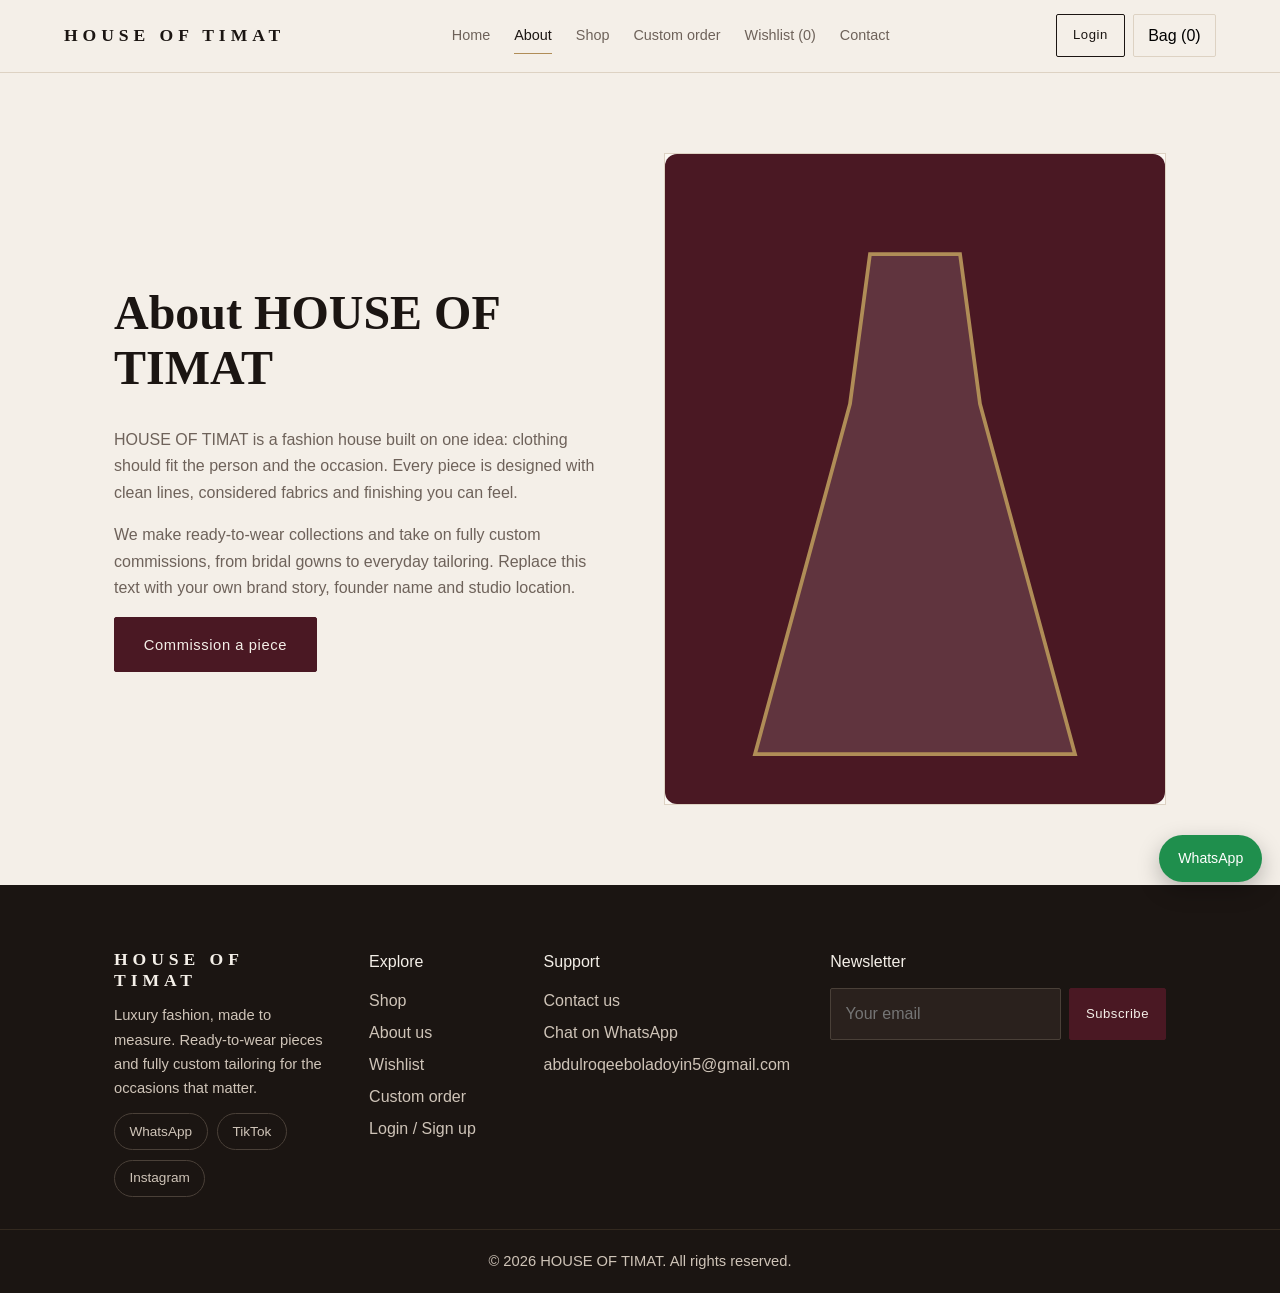
<file: house-of-timat/about.html>
<!DOCTYPE html>
<html lang="en"><head><meta charset="UTF-8"><meta name="viewport" content="width=device-width,initial-scale=1"><title>About | HOUSE OF TIMAT</title><meta name="description" content="HOUSE OF TIMAT: luxury fashion and made-to-measure tailoring."><link rel="stylesheet" href="css/style.css"></head>
<body data-page="about"><main>
<section class="wrap about"><div><h1 class="h" style="text-align:left">About HOUSE OF TIMAT</h1><p>HOUSE OF TIMAT is a fashion house built on one idea: clothing should fit the person and the occasion. Every piece is designed with clean lines, considered fabrics and finishing you can feel.</p><p>We make ready-to-wear collections and take on fully custom commissions, from bridal gowns to everyday tailoring. Replace this text with your own brand story, founder name and studio location.</p><a class="btn" href="custom.html">Commission a piece</a></div><div class="card"><svg viewBox="0 0 200 260"><rect width="200" height="260" fill="#4a1823"/><path d="M82 40h36l8 60 38 140H36l38-140z" fill="rgba(255,255,255,.12)" stroke="#b08d57" stroke-width="1.5"/></svg></div></section>
</main>
<script src="js/config.js"></script><script src="js/data.js"></script><script src="js/app.js"></script></body></html>
</file>
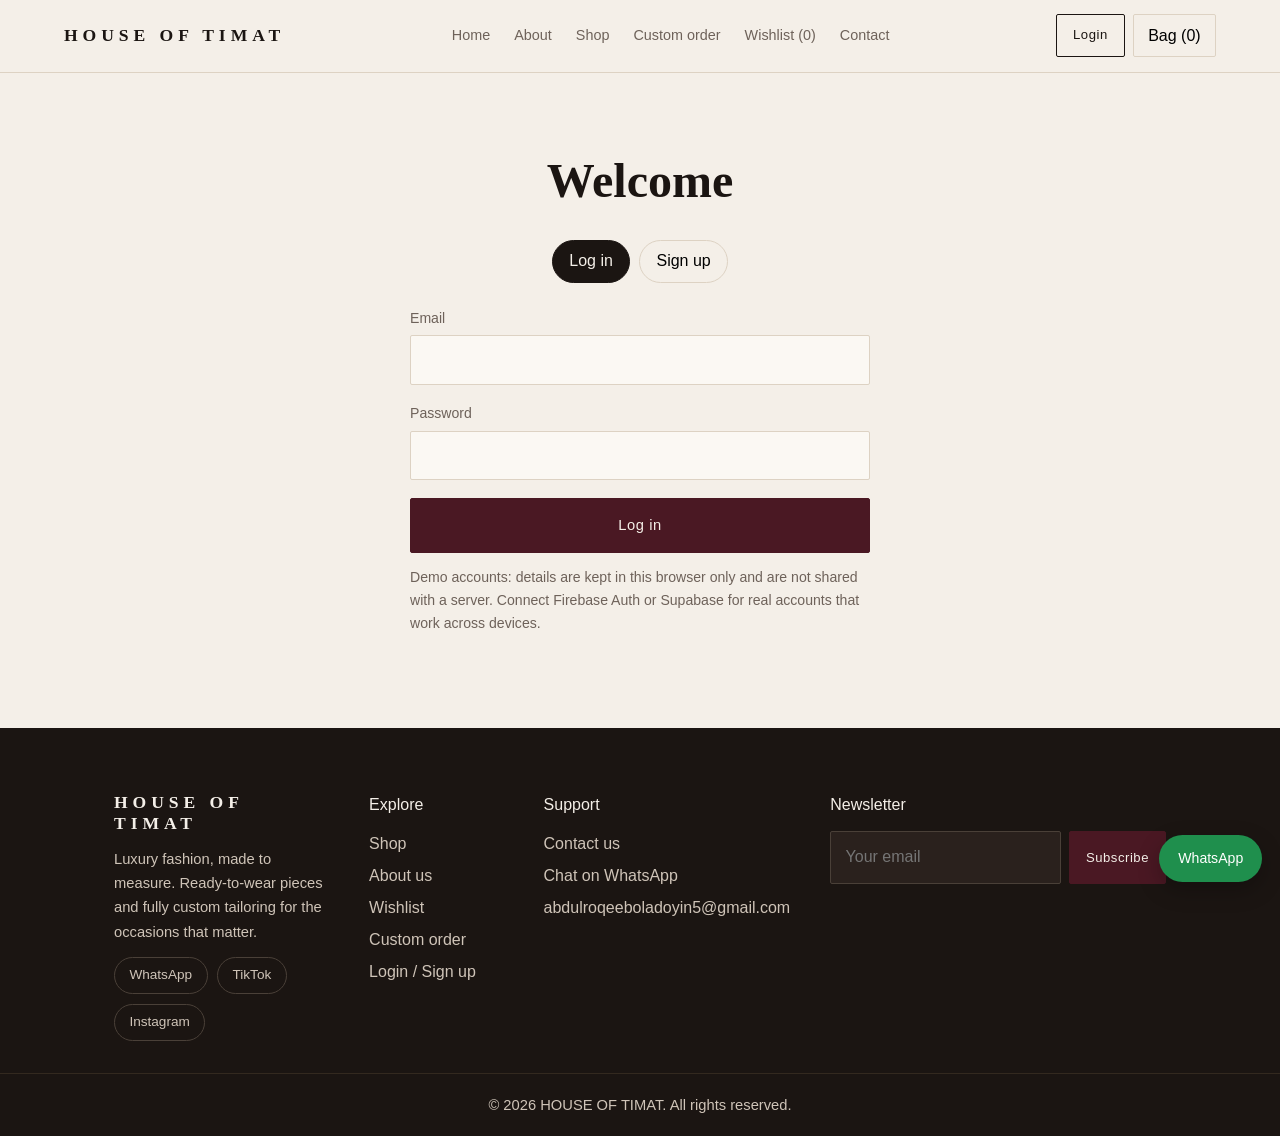
<file: house-of-timat/account.html>
<!DOCTYPE html>
<html lang="en"><head><meta charset="UTF-8"><meta name="viewport" content="width=device-width,initial-scale=1"><title>Login / Sign up | HOUSE OF TIMAT</title><link rel="stylesheet" href="css/style.css"></head>
<body data-page="account"><main>
<section class="wrap"><div id="auth" class="authbox"><h1 class="h">Welcome</h1>
<div class="tabs"><button class="pill on" data-act="tab" data-t="login">Log in</button><button class="pill" data-act="tab" data-t="signup">Sign up</button></div>
<form class="f" id="lf" data-auth="login" novalidate><label class="l">Email<input type="email" name="email" required autocomplete="email"></label><label class="l">Password<input type="password" name="password" required autocomplete="current-password"></label><button class="btn">Log in</button></form>
<form class="f" id="sf" data-auth="signup" hidden novalidate><label class="l">Full name<input name="name" required autocomplete="name"></label><label class="l">Email<input type="email" name="email" required autocomplete="email"></label><label class="l">Password (8+ characters)<input type="password" name="password" required autocomplete="new-password"></label><label class="l">Confirm password<input type="password" name="confirm" required autocomplete="new-password"></label><button class="btn">Create account</button></form>
<p class="note">Demo accounts: details are kept in this browser only and are not shared with a server. Connect Firebase Auth or Supabase for real accounts that work across devices.</p></div>
<div id="acct" class="authbox" hidden><h1 class="h">Your account</h1><p id="who" style="text-align:center;margin-bottom:1.5rem"></p><div class="row" style="justify-content:center"><a class="btn" href="shop.html">Continue shopping</a><a class="btn ghost" href="wishlist.html">My wishlist</a><button class="btn ghost" data-act="logout">Log out</button></div></div></section>
</main><script src="js/config.js"></script><script src="js/data.js"></script><script src="js/app.js"></script></body></html>
</file>
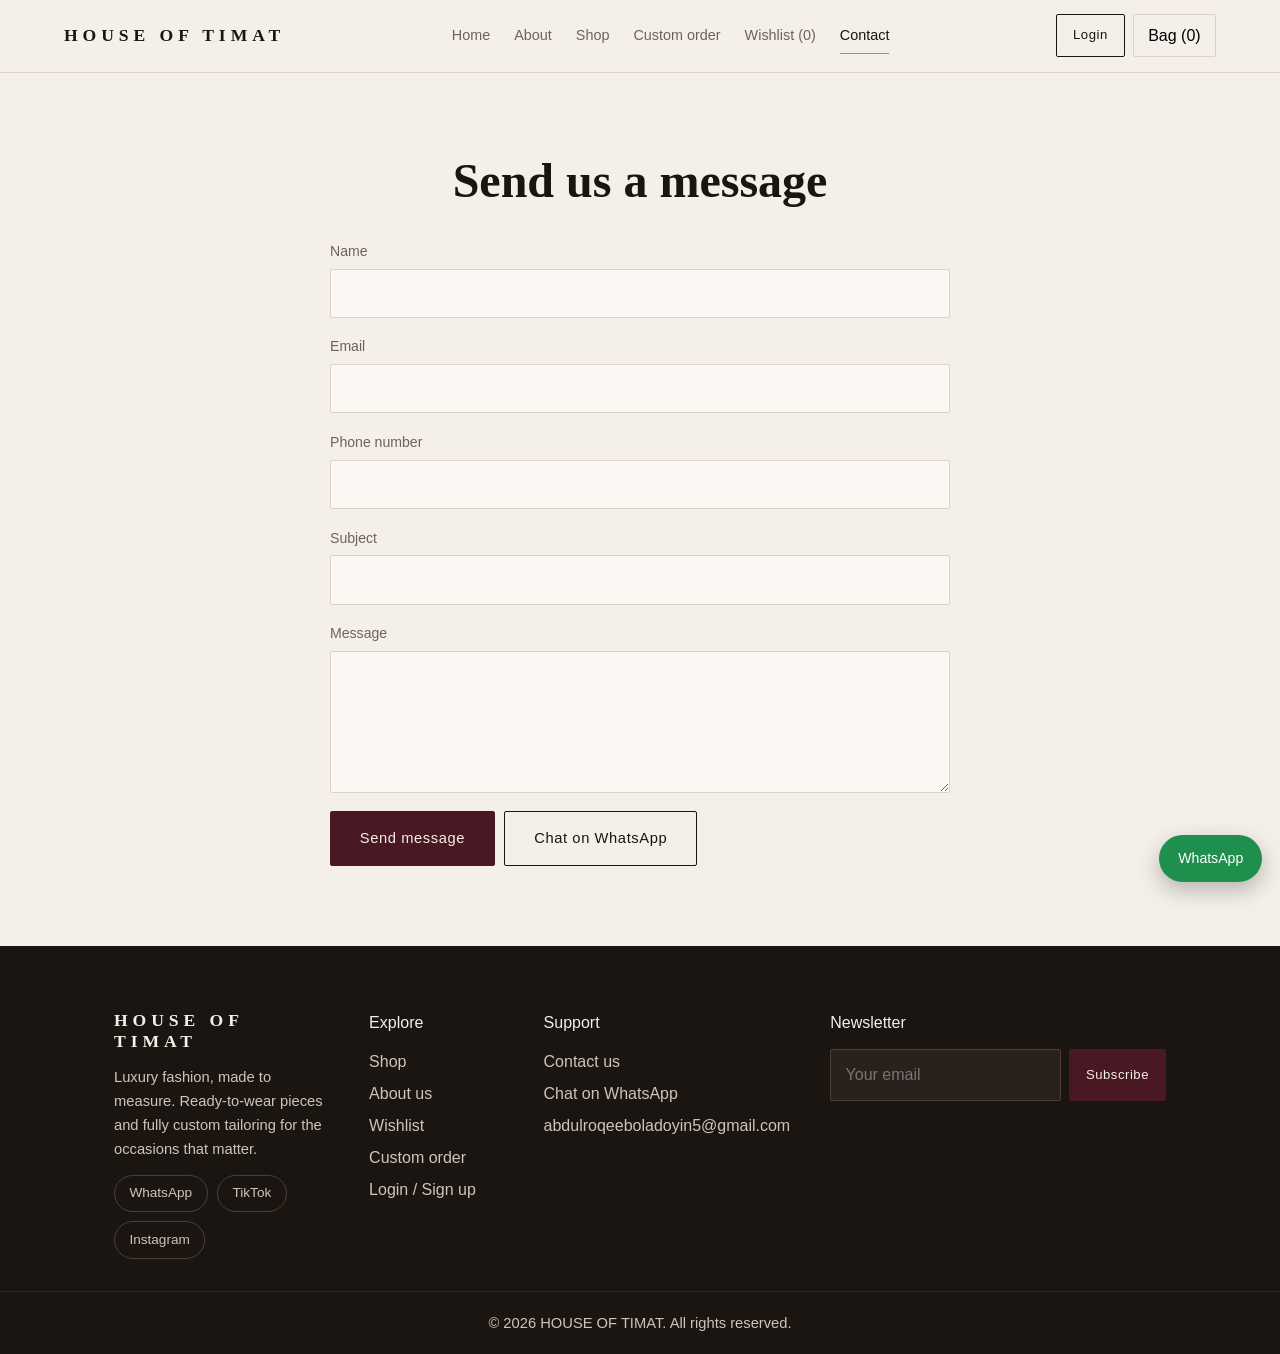
<file: house-of-timat/contact.html>
<!DOCTYPE html>
<html lang="en"><head><meta charset="UTF-8"><meta name="viewport" content="width=device-width,initial-scale=1"><title>Contact | HOUSE OF TIMAT</title><meta name="description" content="HOUSE OF TIMAT: luxury fashion and made-to-measure tailoring."><link rel="stylesheet" href="css/style.css"></head>
<body data-page="contact"><main>
<section class="wrap"><h1 class="h">Send us a message</h1><form class="f" data-send="Contact message" novalidate style="margin:auto"><label class="l">Name<input name="name" required autocomplete="name"></label><label class="l">Email<input type="email" name="email" required autocomplete="email"></label><label class="l">Phone number<input type="tel" name="phone" required autocomplete="tel"></label><label class="l">Subject<input name="subject" required></label><label class="l">Message<textarea name="message" rows="5" required></textarea></label><div class="row"><button class="btn">Send message</button><a class="btn ghost" data-wa href="#" target="_blank" rel="noopener">Chat on WhatsApp</a></div></form></section>
</main>
<script src="js/config.js"></script><script src="js/data.js"></script><script src="js/app.js"></script></body></html>
</file>
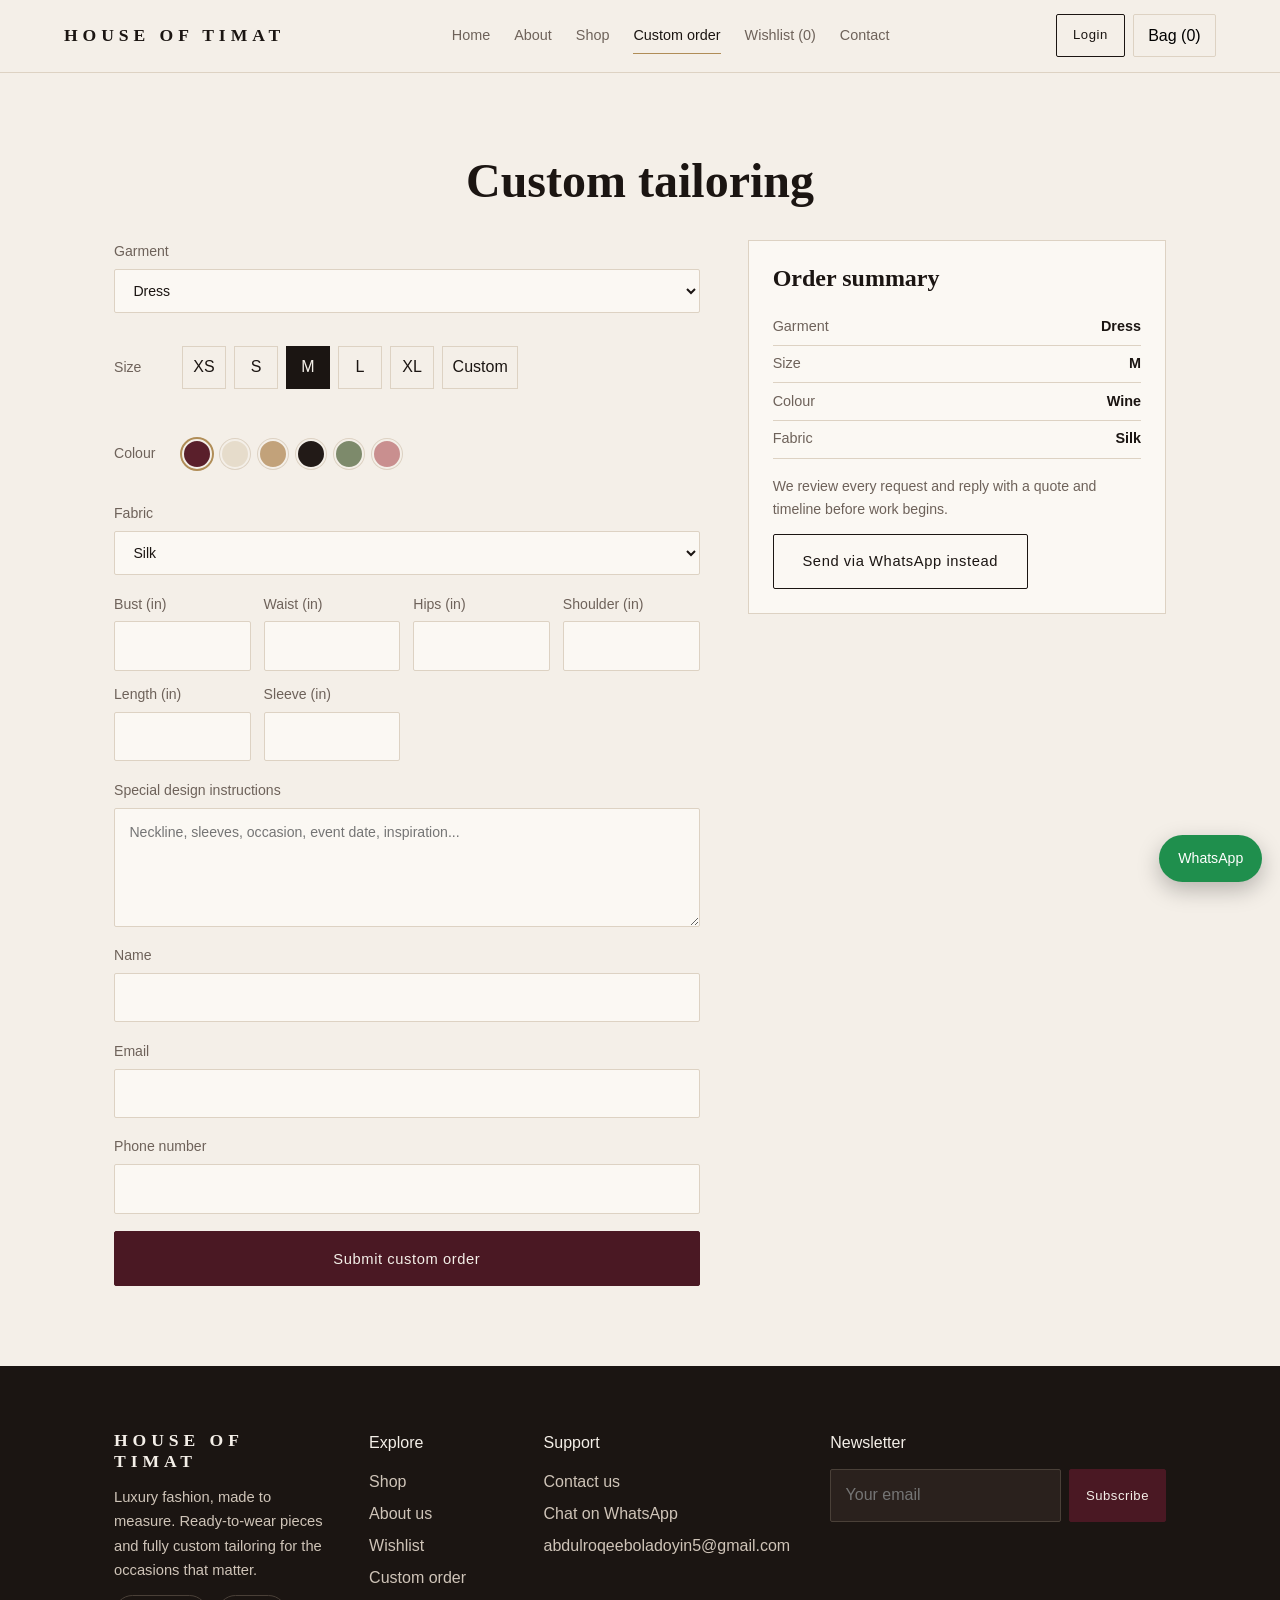
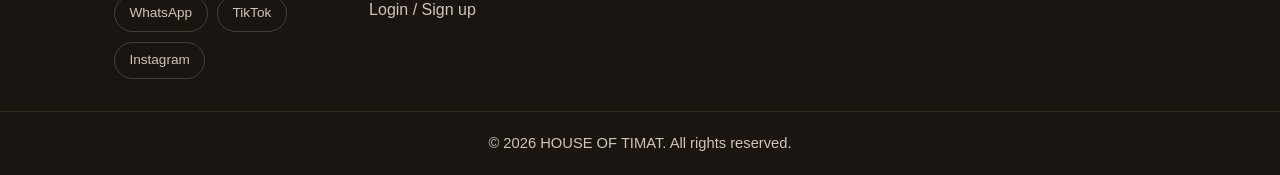
<file: house-of-timat/custom.html>
<!DOCTYPE html>
<html lang="en"><head><meta charset="UTF-8"><meta name="viewport" content="width=device-width,initial-scale=1"><title>Custom order | HOUSE OF TIMAT</title><meta name="description" content="HOUSE OF TIMAT: luxury fashion and made-to-measure tailoring."><link rel="stylesheet" href="css/style.css"></head>
<body data-page="custom"><main>
<section class="wrap"><h1 class="h">Custom tailoring</h1><div class="cust"><form class="f" id="cf" data-send="Custom order request" novalidate>
<label class="l">Garment<select name="garment"><option>Dress</option><option>Top</option><option>Trousers</option><option>Native set</option><option>Suit</option><option>Other</option></select></label>
<div class="opt"><span>Size</span><label class="chip"><input type="radio" name="size" value="XS"><b>XS</b></label><label class="chip"><input type="radio" name="size" value="S"><b>S</b></label><label class="chip"><input type="radio" name="size" value="M" checked><b>M</b></label><label class="chip"><input type="radio" name="size" value="L"><b>L</b></label><label class="chip"><input type="radio" name="size" value="XL"><b>XL</b></label><label class="chip"><input type="radio" name="size" value="Custom measurements"><b>Custom</b></label></div>
<div class="opt"><span>Colour</span><label class="sw"><input type="radio" name="color" value="Wine" checked><i style="background:#5a1f2b" title="Wine"></i></label><label class="sw"><input type="radio" name="color" value="Ivory"><i style="background:#e6dccb" title="Ivory"></i></label><label class="sw"><input type="radio" name="color" value="Sand"><i style="background:#c2a27a" title="Sand"></i></label><label class="sw"><input type="radio" name="color" value="Noir"><i style="background:#221a17" title="Noir"></i></label><label class="sw"><input type="radio" name="color" value="Sage"><i style="background:#7d8a6b" title="Sage"></i></label><label class="sw"><input type="radio" name="color" value="Rose"><i style="background:#c98f8f" title="Rose"></i></label></div>
<label class="l">Fabric<select name="fabric"><option>Silk</option><option>Satin</option><option>Lace</option><option>Ankara</option><option>Linen</option><option>Crepe</option><option>Velvet</option></select></label>
<div class="g2"><label class="l">Bust (in)<input type="number" name="bust" min="10" max="80" step=".5"></label><label class="l">Waist (in)<input type="number" name="waist" min="10" max="80" step=".5"></label><label class="l">Hips (in)<input type="number" name="hips" min="10" max="80" step=".5"></label><label class="l">Shoulder (in)<input type="number" name="shoulder" min="5" max="40" step=".5"></label><label class="l">Length (in)<input type="number" name="length" min="10" max="80" step=".5"></label><label class="l">Sleeve (in)<input type="number" name="sleeve" min="0" max="40" step=".5"></label></div>
<label class="l">Special design instructions<textarea name="notes" rows="4" placeholder="Neckline, sleeves, occasion, event date, inspiration..."></textarea></label>
<label class="l">Name<input name="name" required autocomplete="name"></label><label class="l">Email<input type="email" name="email" required autocomplete="email"></label><label class="l">Phone number<input type="tel" name="phone" required autocomplete="tel"></label>
<button class="btn">Submit custom order</button></form>
<aside class="sumbox"><h2>Order summary</h2><ul id="sum"></ul><p class="note">We review every request and reply with a quote and timeline before work begins.</p><a class="btn ghost" id="cwa" href="#" target="_blank" rel="noopener">Send via WhatsApp instead</a></aside></div></section>
</main>
<script src="js/config.js"></script><script src="js/data.js"></script><script src="js/app.js"></script></body></html>
</file>
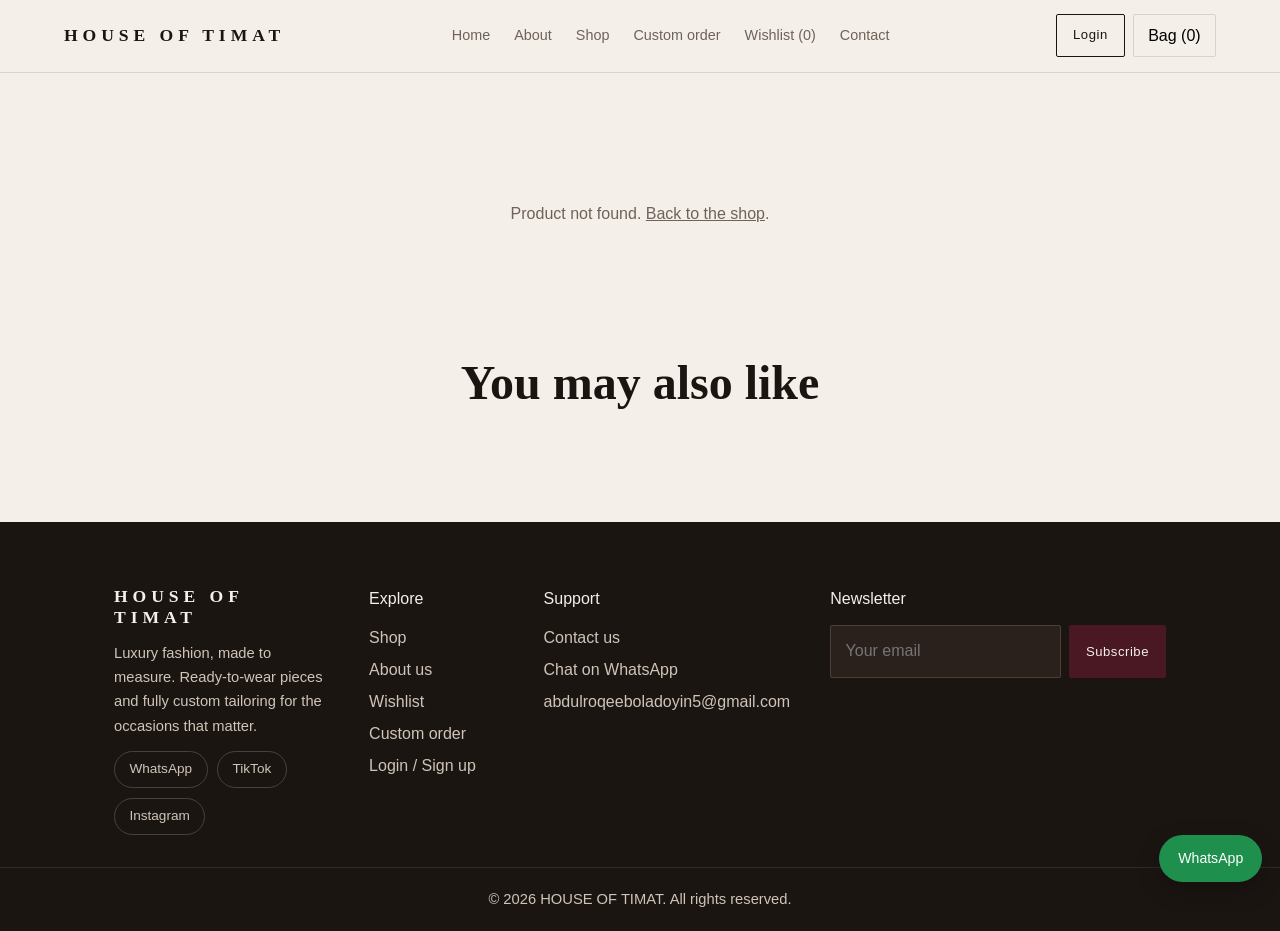
<file: house-of-timat/product.html>
<!DOCTYPE html>
<html lang="en"><head><meta charset="UTF-8"><meta name="viewport" content="width=device-width,initial-scale=1"><title>Product | HOUSE OF TIMAT</title><meta name="description" content="HOUSE OF TIMAT: luxury fashion and made-to-measure tailoring."><link rel="stylesheet" href="css/style.css"></head>
<body data-page="product"><main>
<section class="wrap"><div id="pd"></div></section><section class="wrap" style="padding-top:0"><h2 class="h">You may also like</h2><div class="grid" id="rel"></div></section>
</main>
<script src="js/config.js"></script><script src="js/data.js"></script><script src="js/app.js"></script></body></html>
</file>
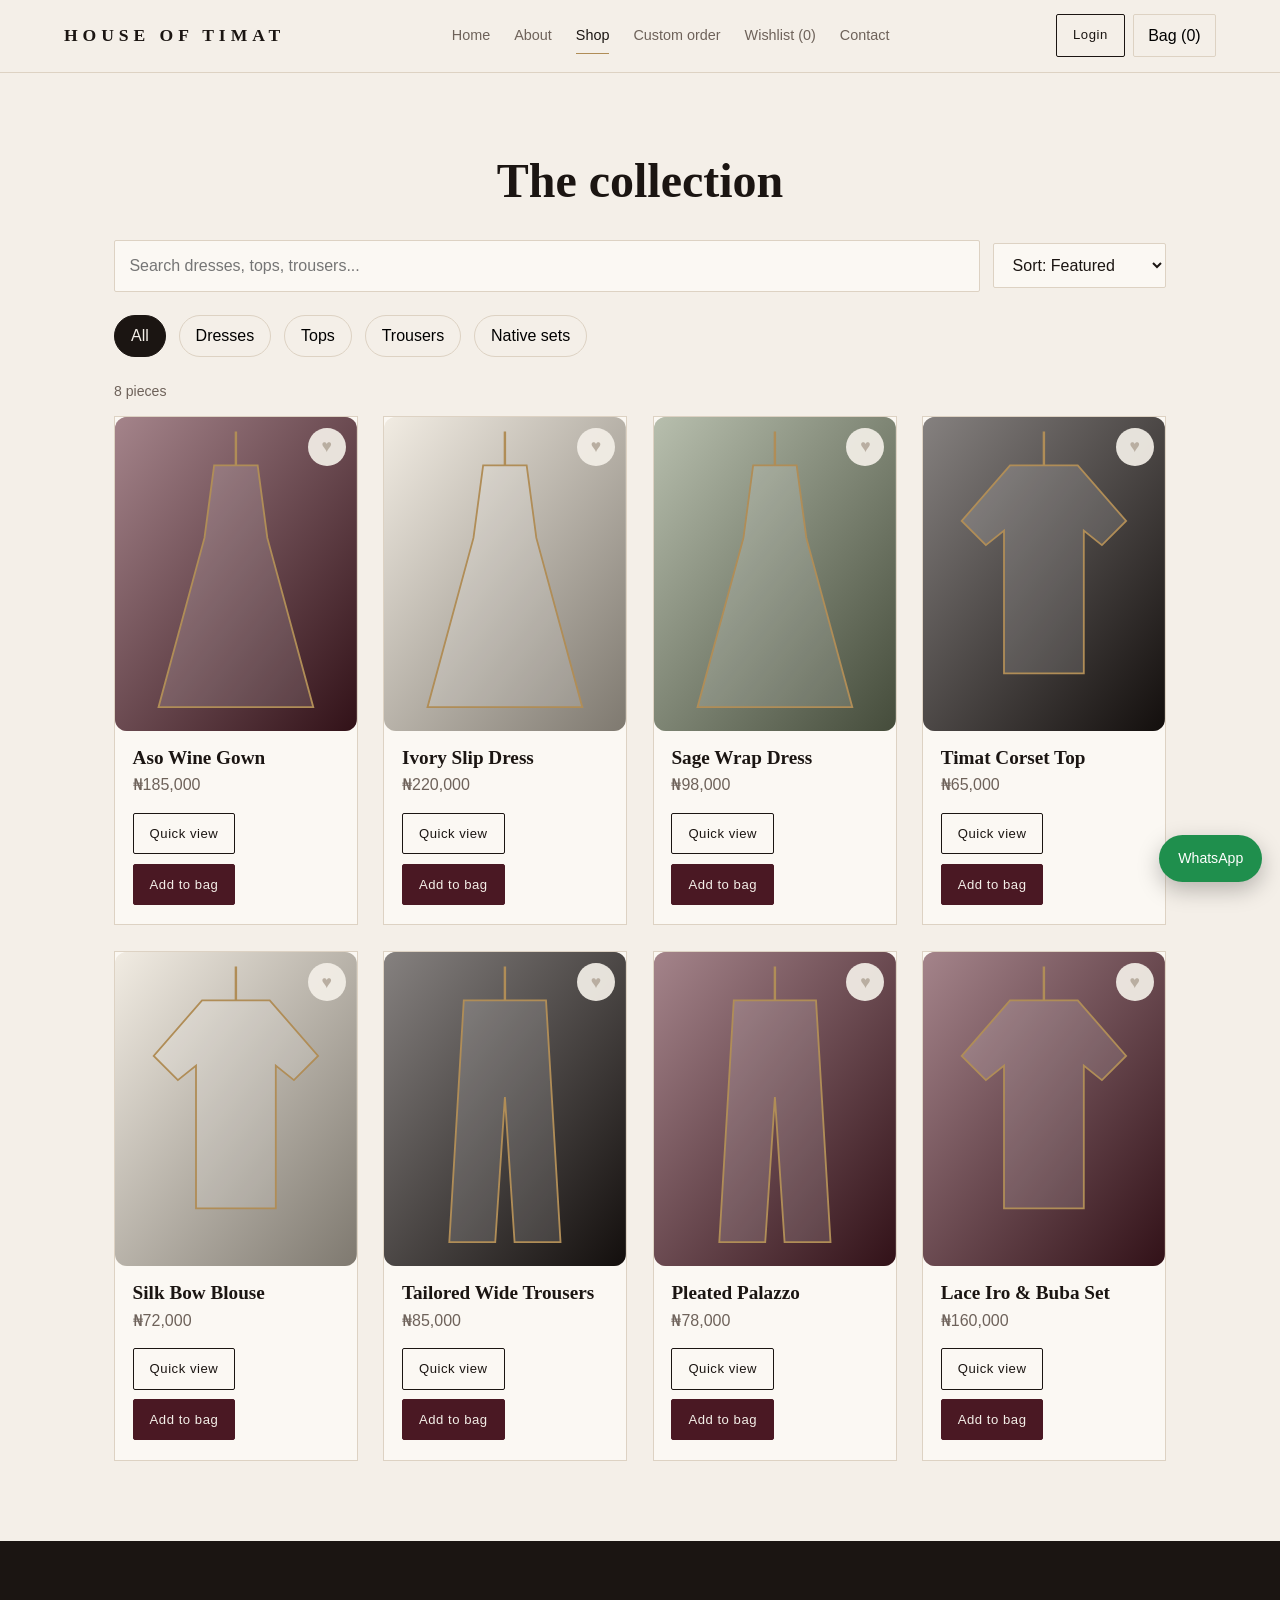
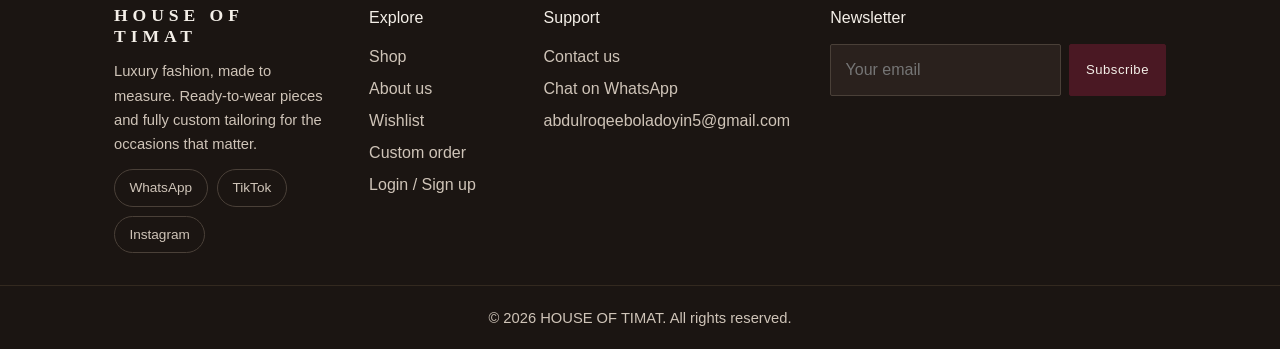
<file: house-of-timat/shop.html>
<!DOCTYPE html>
<html lang="en"><head><meta charset="UTF-8"><meta name="viewport" content="width=device-width,initial-scale=1"><title>Shop | HOUSE OF TIMAT</title><meta name="description" content="HOUSE OF TIMAT: luxury fashion and made-to-measure tailoring."><link rel="stylesheet" href="css/style.css"></head>
<body data-page="shop"><main>
<section class="wrap"><h1 class="h">The collection</h1><div class="bar"><input type="search" id="q" placeholder="Search dresses, tops, trousers..." aria-label="Search products"><select id="sort" aria-label="Sort by price"><option value="">Sort: Featured</option><option value="lo">Price: low to high</option><option value="hi">Price: high to low</option></select></div><div class="bar" id="cats"></div><p id="count" class="note"></p><div class="grid" id="grid"></div></section>
</main>
<script src="js/config.js"></script><script src="js/data.js"></script><script src="js/app.js"></script></body></html>
</file>
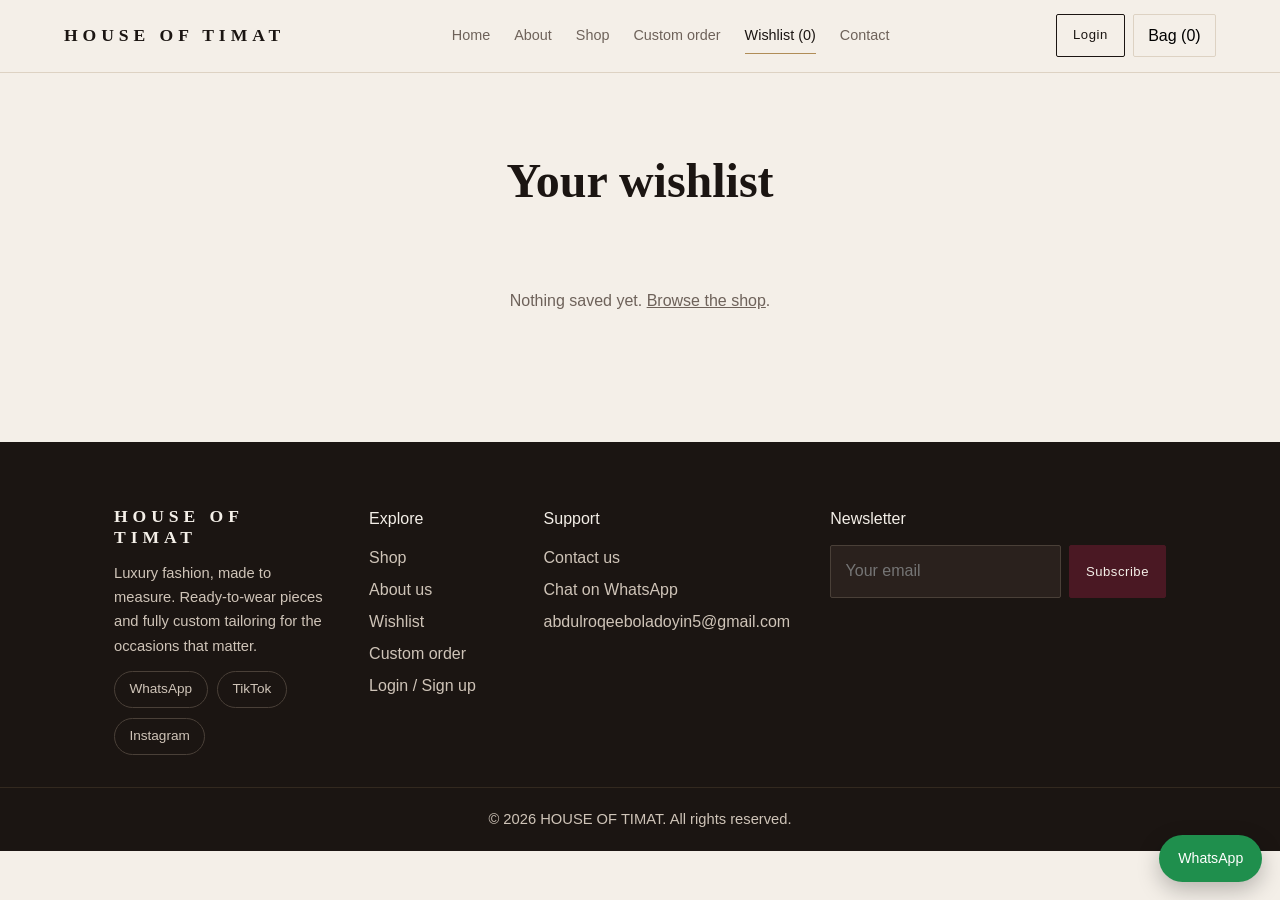
<file: house-of-timat/wishlist.html>
<!DOCTYPE html>
<html lang="en"><head><meta charset="UTF-8"><meta name="viewport" content="width=device-width,initial-scale=1"><title>Wishlist | HOUSE OF TIMAT</title><meta name="description" content="HOUSE OF TIMAT: luxury fashion and made-to-measure tailoring."><link rel="stylesheet" href="css/style.css"></head>
<body data-page="wishlist"><main>
<section class="wrap"><h1 class="h">Your wishlist</h1><div class="bar" id="bar" hidden><label><input type="checkbox" id="all" data-act="selall"> Select all</label><button class="btn ghost small" data-act="wl-rm">Remove selected</button><button class="btn small" data-act="wl-add">Add selected to bag</button></div><div id="wl"></div></section>
</main>
<script src="js/config.js"></script><script src="js/data.js"></script><script src="js/app.js"></script></body></html>
</file>
<file: house-of-timat/css/style.css>
:root{--bg:#f4efe8;--ink:#1b1512;--wine:#4a1823;--brass:#b08d57;--mute:#6e625a;--line:#ddd2c3;--serif:Didot,'Bodoni MT','Playfair Display',Georgia,serif;--sans:'Helvetica Neue',Helvetica,Arial,sans-serif}
*{box-sizing:border-box;margin:0;padding:0}html{scroll-behavior:smooth}
body{background:var(--bg);color:var(--ink);font:400 1rem/1.65 var(--sans);animation:fade .6s;transition:opacity .26s}
body.out{opacity:0}@keyframes fade{from{opacity:0}}@keyframes rise{from{opacity:0;transform:translateY(24px)}}
a{color:inherit}img,svg{display:block;width:100%;height:auto;border-radius:12px}button{font:inherit;cursor:pointer;border-radius:12px}
:focus-visible{outline:2px solid var(--brass);outline-offset:3px}
h1,h2,h3{font-family:var(--serif);font-weight:600;line-height:1.15}
.wrap{max-width:1180px;margin:auto;padding:5rem 5vw}.narrow{max-width:760px;text-align:center}
.h{font-size:clamp(2rem,4vw,3rem);margin-bottom:2rem;text-align:center}
.nav{position:sticky;top:0;z-index:40;display:flex;align-items:center;justify-content:space-between;gap:1rem;padding:.9rem 5vw;background:rgba(244,239,232,.93);backdrop-filter:blur(10px);border-bottom:1px solid var(--line)}
.brand{font:600 1.1rem var(--serif);letter-spacing:.28em;text-decoration:none}
#nl{display:flex;gap:1.5rem;font-size:.9rem}#nl a{text-decoration:none;color:var(--mute);position:relative;transition:color .25s}
#nl a:hover,#nl a[aria-current]{color:var(--ink)}#nl a[aria-current]::after{content:'';position:absolute;left:0;right:0;bottom:-6px;height:1px;background:var(--brass)}
.tools{display:flex;gap:.5rem}.tools button{background:none;border:1px solid var(--line);padding:.45rem .9rem;border-radius:2px;transition:border-color .25s}.tools button:hover{border-color:var(--brass)}.burger{display:none}
.btn{display:inline-block;padding:.9rem 1.8rem;background:var(--wine);color:#f4efe8;border:1px solid var(--wine);border-radius:2px;text-decoration:none;font-size:.92rem;letter-spacing:.04em;transition:transform .25s,background .25s,box-shadow .25s}
.btn:hover{transform:translateY(-2px);background:#64202f;box-shadow:0 10px 24px rgba(74,24,35,.25)}.btn:disabled{opacity:.5}
.btn.ghost{background:none;color:var(--ink);border-color:var(--ink)}.btn.ghost:hover{background:var(--ink);color:var(--bg)}
.btn.ghost.light{color:#f4efe8;border-color:#f4efe8}.btn.ghost.light:hover{background:#f4efe8;color:var(--wine)}.btn.small{padding:.55rem 1rem;font-size:.82rem}
.hero{position:relative;min-height:calc(100vh - 62px);display:flex;align-items:center;padding:4rem 5vw;color:#f4efe8;overflow:hidden;background:radial-gradient(ellipse at 75% 45%,#7a2c3c,#4a1823 45%,#1e0a10)}
#hero3d{position:absolute;inset:0;width:100%;height:100%}.ht{position:relative;max-width:560px}
#brandline{font:600 clamp(1rem,2.2vw,1.3rem) var(--serif);letter-spacing:.45em;color:var(--brass);margin-bottom:1.4rem}
#brandline span{display:inline-block;animation:rise .8s both}
.hero h1{font-size:clamp(2.8rem,6.6vw,5.4rem);animation:rise 1s .9s both}.hero p{margin:1.4rem 0 2rem;max-width:30rem;color:#e0d3c6;animation:rise 1s 1.1s both}.cta{display:flex;gap:1rem;flex-wrap:wrap;animation:rise 1s 1.3s both}
.grid{display:grid;grid-template-columns:repeat(auto-fill,minmax(230px,1fr));gap:1.6rem}
.card{position:relative;background:#fbf8f3;border:1px solid var(--line);transition:transform .35s,box-shadow .35s}.card:hover{transform:translateY(-6px);box-shadow:0 18px 40px rgba(27,21,18,.12)}
.img{display:block;overflow:hidden}.img svg{transition:transform .7s}.card:hover .img svg{transform:scale(1.06)}
.heart{position:absolute;top:.7rem;right:.7rem;width:38px;height:38px;border-radius:50%;border:0;background:rgba(244,239,232,.92);color:#b9aea1;font-size:1.1rem;transition:transform .25s,color .25s}.heart:hover{transform:scale(1.15)}.heart.on{color:#b3243e}
.ci{padding:1rem 1.1rem 1.2rem}.ci h3{font-size:1.2rem}.ci p{color:var(--mute);margin:.2rem 0 .9rem}.row{display:flex;gap:.6rem;flex-wrap:wrap}
.band{background:var(--wine);color:#f4efe8}.band p{margin:0 0 1.8rem;color:#dccfc2}.band .h{margin-bottom:1rem}
.tc{text-align:center;max-width:640px;margin:auto;animation:fade .7s}.av{width:64px;height:64px;border-radius:50%;margin:0 auto .8rem;display:grid;place-items:center;background:var(--wine);color:#f4efe8;font:600 1.6rem var(--serif)}
.stars{color:var(--brass);letter-spacing:.15em}blockquote{font:italic 1.4rem/1.5 var(--serif);margin:.8rem 0}figcaption{color:var(--mute);font-size:.9rem}.dots{text-align:center;margin-top:1.4rem}.dots button{background:none;border:1px solid var(--line);padding:.35rem .9rem;margin:0 .3rem}
.bar{display:flex;gap:.8rem;align-items:center;flex-wrap:wrap;margin-bottom:1.4rem}.bar input[type=search],.bar select,input,select,textarea{font:inherit;padding:.75rem .9rem;border:1px solid var(--line);background:#fbf8f3;border-radius:2px;color:var(--ink)}
.bar input[type=search]{flex:1;min-width:200px}input:focus,select:focus,textarea:focus{outline:0;border-color:var(--brass)}[aria-invalid]{border-color:#b3243e}
.pill{background:none;border:1px solid var(--line);padding:.45rem 1rem;border-radius:99px;transition:.25s}.pill.on,.pill:hover{background:var(--ink);color:var(--bg);border-color:var(--ink)}
.empty{text-align:center;color:var(--mute);padding:3rem 0;grid-column:1/-1}
.qg{display:grid;grid-template-columns:1fr 1fr;gap:3rem;align-items:start}.qg h1,.qg h2{font-size:2.3rem}.pr{font:600 1.5rem var(--serif);color:var(--wine);margin:.3rem 0 1rem}.crumb,.note{color:var(--mute);font-size:.88rem;margin:.8rem 0}
.opt{display:flex;align-items:center;gap:.5rem;flex-wrap:wrap;margin:1rem 0}.opt>span{width:60px;color:var(--mute);font-size:.88rem}
.chip input,.sw input{position:absolute;opacity:0}.chip b{display:inline-block;min-width:44px;text-align:center;padding:.45rem .6rem;border:1px solid var(--line);font-weight:400;cursor:pointer;transition:.2s}.chip input:checked+b{background:var(--ink);color:var(--bg);border-color:var(--ink)}
.sw i{display:block;width:30px;height:30px;border-radius:50%;border:2px solid var(--bg);box-shadow:0 0 0 1px var(--line);cursor:pointer;transition:.2s}.sw input:checked+i{box-shadow:0 0 0 2px var(--brass)}.chip input:focus-visible+b,.sw input:focus-visible+i{outline:2px solid var(--brass);outline-offset:2px}
dialog{margin:auto;width:min(860px,94vw);border:0;padding:2rem;background:var(--bg);color:var(--ink)}dialog::backdrop{background:rgba(20,10,12,.6)}.x{float:right;background:none;border:0;text-decoration:underline}
.wl{display:grid;grid-template-columns:auto 90px 1fr auto;gap:1.2rem;align-items:center;padding:1rem 0;border-bottom:1px solid var(--line)}.wl .th{display:block}.wl input{width:20px;height:20px;accent-color:var(--wine)}
form.f{display:grid;gap:1.1rem;max-width:620px}label.l{display:grid;gap:.35rem;font-size:.88rem;color:var(--mute)}.g2{display:grid;grid-template-columns:repeat(auto-fit,minmax(130px,1fr));gap:.8rem}
.cust{display:grid;grid-template-columns:1.4fr 1fr;gap:3rem;align-items:start}.sumbox{position:sticky;top:90px;background:#fbf8f3;border:1px solid var(--line);padding:1.5rem}.sumbox ul{list-style:none;margin:1rem 0}.sumbox li{display:flex;justify-content:space-between;gap:1rem;padding:.4rem 0;border-bottom:1px solid var(--line);font-size:.9rem}.sumbox span{color:var(--mute)}
.about{display:grid;grid-template-columns:1fr 1fr;gap:3rem;align-items:center}.about p{margin-bottom:1rem;color:var(--mute)}
.foot{background:#1b1512;color:#cfc4b8}.fg{display:grid;grid-template-columns:1.6fr 1fr 1fr 1.3fr;gap:2.5rem;padding-top:4rem;padding-bottom:2rem}.foot h4{color:#f4efe8;margin-bottom:.8rem;font-weight:500}.foot a{display:block;text-decoration:none;margin:.35rem 0;transition:color .25s}.foot a:hover{color:var(--brass)}.foot .brand{color:#f4efe8}.foot p{margin:.8rem 0;font-size:.92rem}
.soc{display:flex;gap:.6rem;flex-wrap:wrap}.soc a{border:1px solid #4a4038;padding:.4rem .9rem;border-radius:99px;margin:0;font-size:.85rem}
.nl{display:flex;gap:.5rem}.nl input{flex:1;min-width:0;background:#2a211d;border-color:#4a4038;color:#f4efe8}.copy{text-align:center;border-top:1px solid #33291f;padding:1.2rem;font-size:.82rem;margin:0!important}
.scrim{position:fixed;inset:0;background:rgba(20,10,12,.5);opacity:0;pointer-events:none;transition:.3s;z-index:60}.scrim.open{opacity:1;pointer-events:auto}
.drawer{position:fixed;top:0;right:0;bottom:0;width:min(420px,100%);background:var(--bg);z-index:70;transform:translateX(100%);transition:transform .4s cubic-bezier(.7,0,.2,1);display:flex;flex-direction:column}.drawer.open{transform:none}
.dh,.df{padding:1.2rem 1.4rem;display:flex;justify-content:space-between;align-items:center}.dh{border-bottom:1px solid var(--line)}.dh button{background:none;border:0;text-decoration:underline}#cl{flex:1;overflow:auto;padding:0 1.4rem}
.df{flex-direction:column;align-items:stretch;gap:.7rem;border-top:1px solid var(--line)}.df p{display:flex;justify-content:space-between}.df .btn{text-align:center}.df small{color:var(--mute)}.btn[aria-disabled]{opacity:.5}
.ci2{display:grid;grid-template-columns:70px 1fr;gap:1rem;padding:1rem 0;border-bottom:1px solid var(--line)}.qty{display:flex;align-items:center;gap:.5rem}.qty button{width:28px;height:28px;border:1px solid var(--line);background:none}.qty .lnk{width:auto;border:0;text-decoration:underline;margin-left:.6rem;color:var(--mute)}
#toasts{position:fixed;left:50%;bottom:1.4rem;transform:translateX(-50%);z-index:90;display:grid;gap:.5rem;width:min(92vw,440px)}.toast{background:#1b1512;color:#f4efe8;padding:.8rem 1.1rem;border-left:3px solid var(--brass);animation:rise .4s}.toast.bad{border-color:#e0566e}
@media(max-width:860px){.burger{display:block}#nl{position:absolute;top:100%;left:0;right:0;flex-direction:column;gap:0;background:var(--bg);border-bottom:1px solid var(--line);max-height:0;overflow:hidden;transition:max-height .4s}#nl.open{max-height:360px}#nl a{padding:.9rem 5vw}
.qg,.cust,.about{grid-template-columns:1fr}.fg{grid-template-columns:1fr 1fr}.hero{align-items:flex-end;padding-bottom:3.5rem}.sumbox{position:static}.wl{grid-template-columns:auto 70px 1fr}.wl .row{grid-column:1/-1}}
@media(max-width:520px){.fg{grid-template-columns:1fr}}
@media(prefers-reduced-motion:reduce){*{animation:none!important;transition:none!important}}
[hidden]{display:none!important}
.authbox{max-width:460px;margin:auto}.authbox .tabs{display:flex;gap:.6rem;justify-content:center;margin-bottom:1.5rem}
.wafab{position:fixed;right:1.1rem;bottom:1.1rem;z-index:45;background:#1f8f4d;color:#fff;text-decoration:none;padding:.75rem 1.2rem;border-radius:99px;font-size:.88rem;box-shadow:0 8px 22px rgba(0,0,0,.25);transition:transform .25s}.wafab:hover{transform:translateY(-3px)}
</file>
